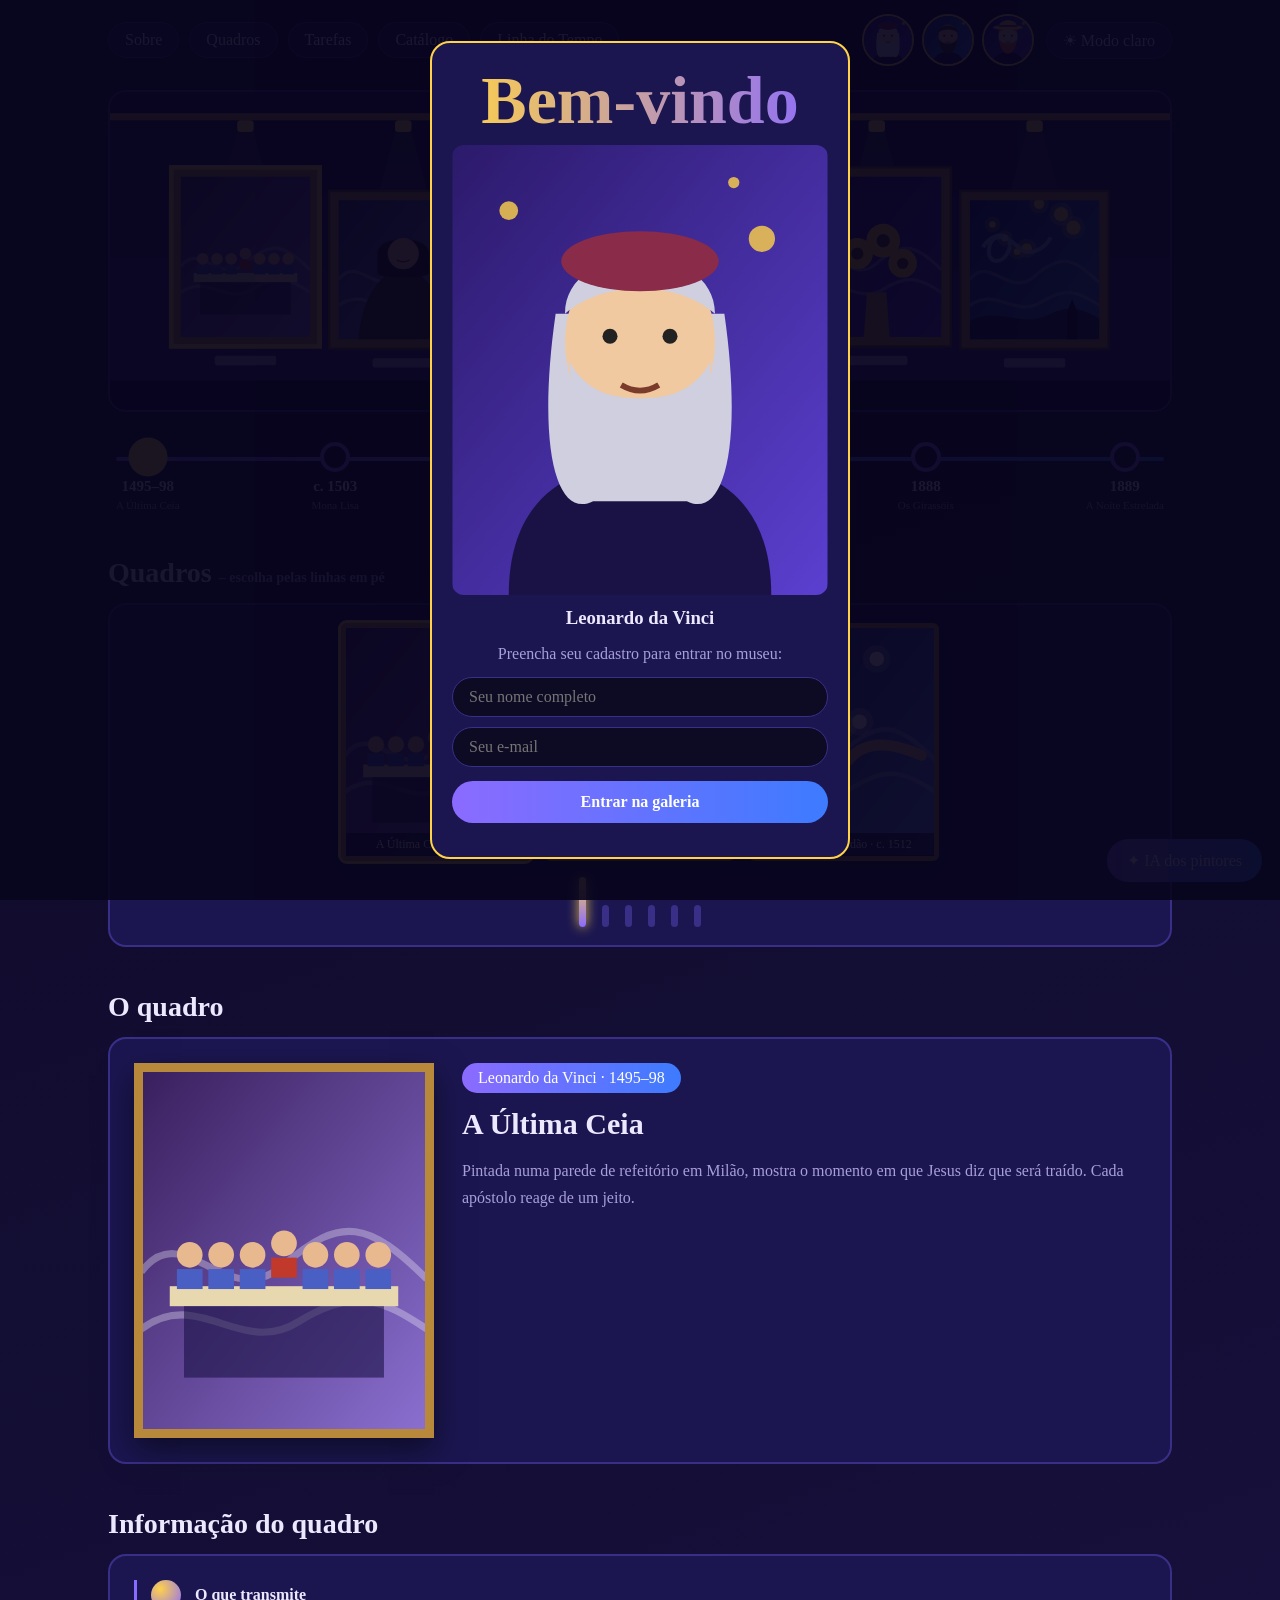
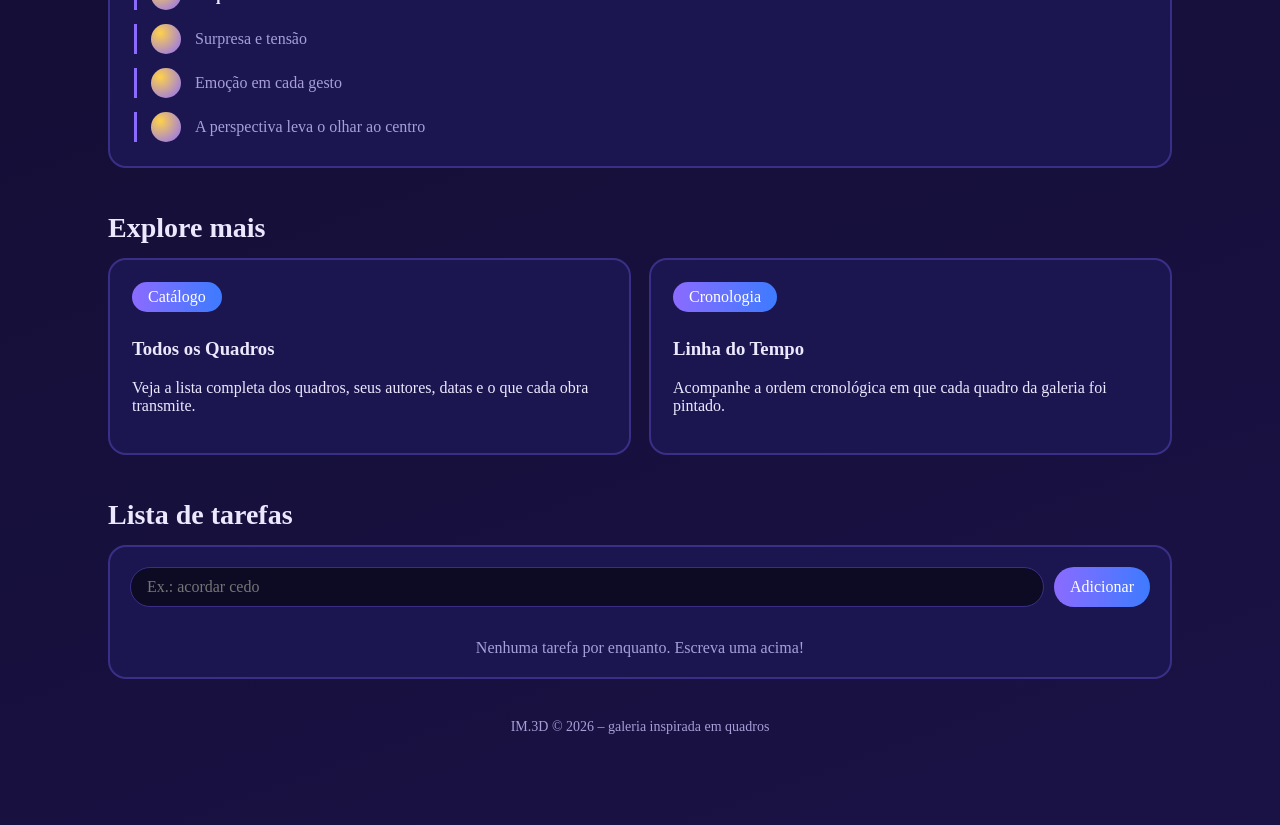
<file: index.html>
<!DOCTYPE html>
<html lang="pt-BR">
<head>
<meta charset="UTF-8">
<meta name="viewport" content="width=device-width, initial-scale=1, viewport-fit=cover">
<title>IM.3D – Galeria de Quadros</title>
<script>try{if(localStorage.getItem("im3d_tema")==="light")document.documentElement.dataset.theme="light"}catch(e){}</script>
<link rel="stylesheet" href="style.css?v=5">
</head>
<body>

<div id="banner">
  <div class="bbox">
    <h2 class="bv">Bem-vindo</h2>
    <div id="bslides"></div>
    <p style="color:var(--mut); margin-bottom: 14px;">Preencha seu cadastro para entrar no museu:</p>
    
    <form id="form-cadastro" style="display:flex; flex-direction:column; gap:10px; text-align:left; margin-bottom:14px;">
      <input id="cad-nome" type="text" required placeholder="Seu nome completo" style="font:inherit; color:var(--txt); background:var(--bg); border:1px solid var(--line); border-radius:999px; padding:10px 16px; outline:none;">
      <input id="cad-email" type="email" required placeholder="Seu e-mail" style="font:inherit; color:var(--txt); background:var(--bg); border:1px solid var(--line); border-radius:999px; padding:10px 16px; outline:none;">
      <p id="cad-erro" style="color:#f87171; font-size:13px; margin:0; display:none; text-align:center;">Por favor, preencha nome e e-mail.</p>
      <button type="submit" id="fechar" style="background:linear-gradient(90deg,var(--acc),var(--acc2)); color:#fff; border:0; padding:12px; font-weight:bold; margin-top:4px;">Entrar na galeria</button>
    </form>
  </div>
</div>

<div class="wrap">

  <header>
    <nav>
      <a href="#quadros">Sobre</a>
      <a href="#quadros">Quadros</a>
      <a href="#tarefas">Tarefas</a>
      <a href="quiz.html">Catálogo</a>
      <a href="atelie.html">Linha do Tempo</a>
    </nav>
    <div class="canto">
      <span id="visitante-info" style="font-size:14px; color:var(--gold); font-weight:bold;"></span>
      <div id="pintores"></div>
      <button id="tema">☀ Modo claro</button>
    </div>
  </header>

  <div class="expo" id="expo"></div>

  <div class="time">
    <div class="pts" id="pts"></div>
  </div>

  <h2 id="quadros">Quadros
    <small style="font-size:14px;color:var(--mut)">– escolha pelas linhas em pé</small>
  </h2>

  <div class="carousel">
    <div id="track"></div>
    <div class="bars" id="bars"></div>
  </div>

  <h2 id="oquadro">O quadro</h2>
  <div class="detail">
    <div class="big" id="big"></div>
    <div>
      <span class="artist" id="dArt"></span>
      <h3 id="dTit"></h3>
      <p id="dTxt"></p>
    </div>
  </div>

  <h2>Informação do quadro</h2>
  <div class="detail info" style="grid-template-columns:1fr">
    <ul id="dInfo"></ul>
  </div>

  <h2 id="explorar">Explore mais</h2>
  <div class="cartoes">
    <a class="cartao" href="quiz.html">
      <span class="artist">Catálogo</span>
      <h3>Todos os Quadros</h3>
      <p>Veja a lista completa dos quadros, seus autores, datas e o que cada obra transmite.</p>
    </a>
    <a class="cartao" href="atelie.html">
      <span class="artist">Cronologia</span>
      <h3>Linha do Tempo</h3>
      <p>Acompanhe a ordem cronológica em que cada quadro da galeria foi pintado.</p>
    </a>
  </div>

  <h2 id="tarefas">Lista de tarefas
    <small id="tContador" style="font-size:14px;color:var(--mut)"></small>
  </h2>
  <div class="todo">
    <div id="tForm">
      <input id="tInput" type="text" maxlength="80" placeholder="Ex.: acordar cedo" aria-label="Nova tarefa">
      <button id="tAdd" type="button">Adicionar</button>
    </div>
    <ul id="tLista"></ul>
    <p id="tVazio" class="vazio">Nenhuma tarefa por enquanto. Escreva uma acima!</p>
    <button id="tLimpar" type="button" class="limpar" hidden>Apagar concluídas</button>
  </div>

</div>

<footer>IM.3D © 2026 – galeria inspirada em quadros</footer>

<div id="ia">
  <div id="fala"></div>
  <button id="iaBtn">✦ IA dos pintores</button>
</div>

<script src="dados.js?v=5"></script>
<script src="script.js?v=5"></script>
</body>
</html>
</file>
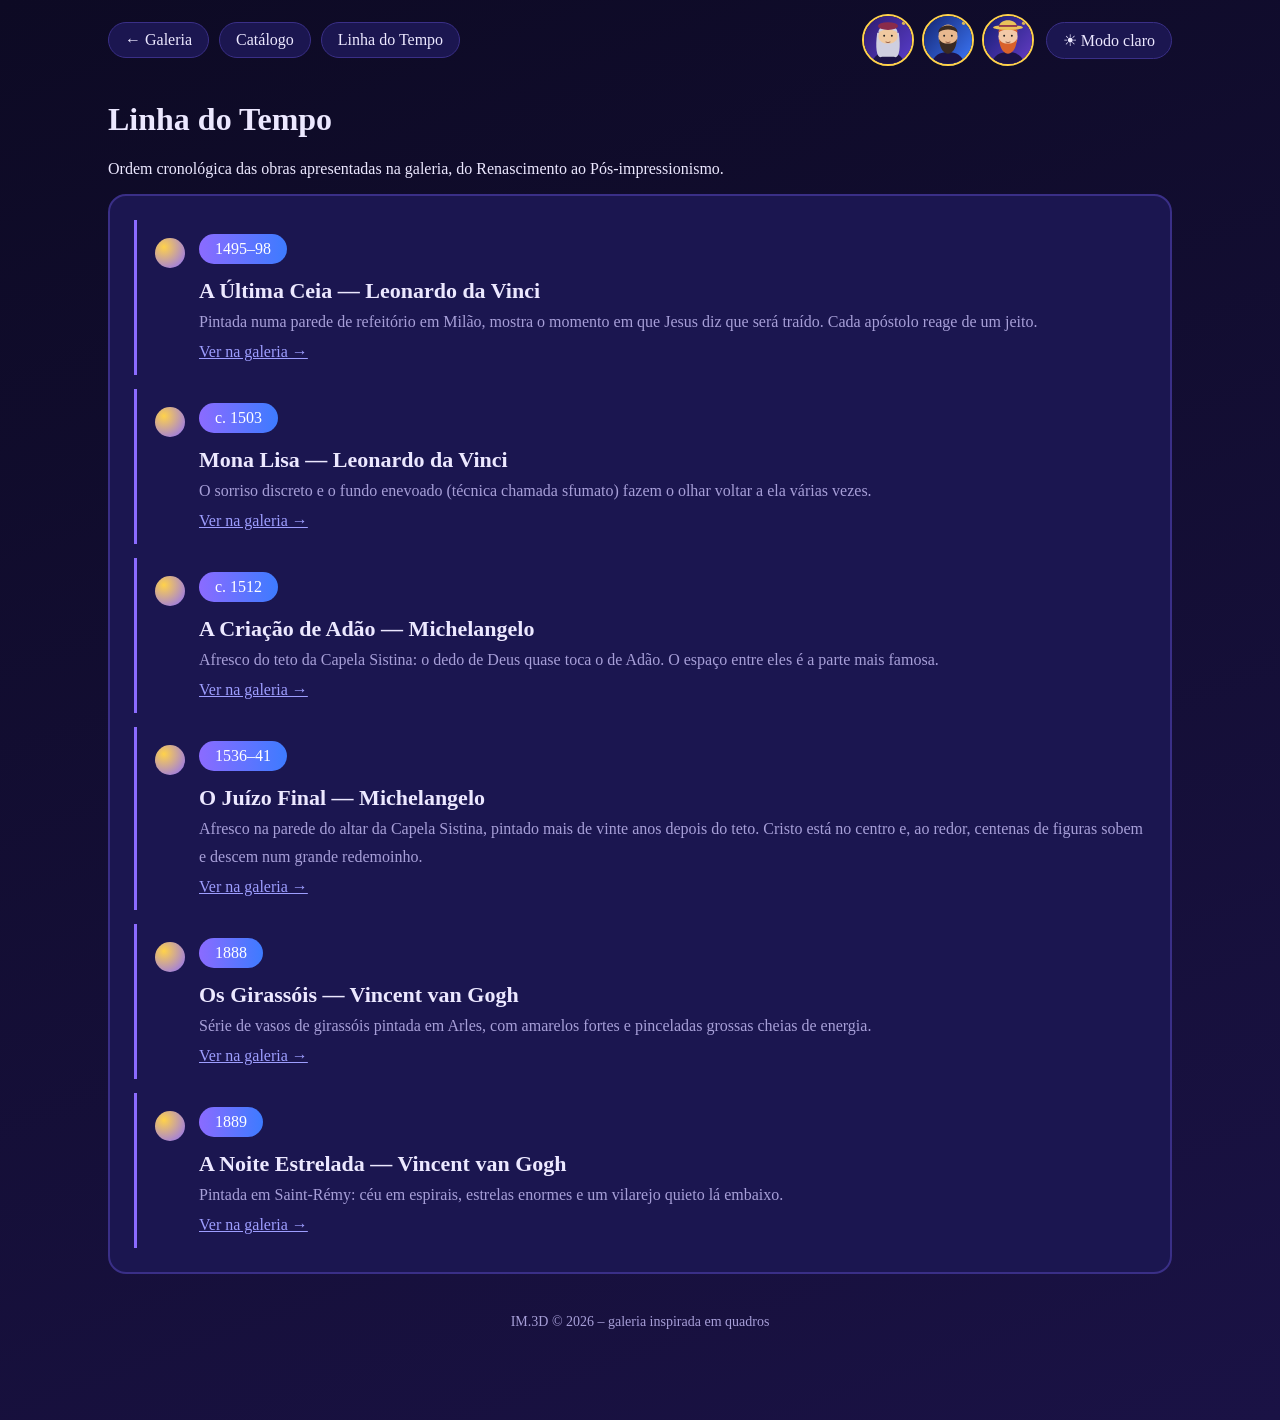
<file: atelie.html>
<!DOCTYPE html>
<html lang="pt-BR">
<head>
  <meta charset="UTF-8">
  <meta name="viewport" content="width=device-width, initial-scale=1, viewport-fit=cover">
  <title>Linha do Tempo – IM.3D</title>
  <script>try{if(localStorage.getItem("im3d_tema")==="light")document.documentElement.dataset.theme="light"}catch(e){}</script>
  <link rel="stylesheet" href="style.css?v=5">
</head>
<body>
  <div class="wrap">
    <header>
      <nav>
        <a href="index.html">← Galeria</a>
        <a href="quiz.html">Catálogo</a>
        <a href="atelie.html">Linha do Tempo</a>
      </nav>
      <div class="canto">
        <div id="pintores"></div>
        <button id="tema">☀ Modo claro</button>
      </div>
    </header>

    <h1 class="pagina-titulo">Linha do Tempo</h1>
    <p class="sub">Ordem cronológica das obras apresentadas na galeria, do Renascimento ao Pós-impressionismo.</p>

    <div class="detail info" style="grid-template-columns:1fr;">
      <ul id="timeline-lista"></ul>
    </div>
  </div>

  <footer>IM.3D © 2026 – galeria inspirada em quadros</footer>

  <script src="dados.js?v=5"></script>
  <script src="atelie.js?v=5"></script>
</body>
</html>
</file>
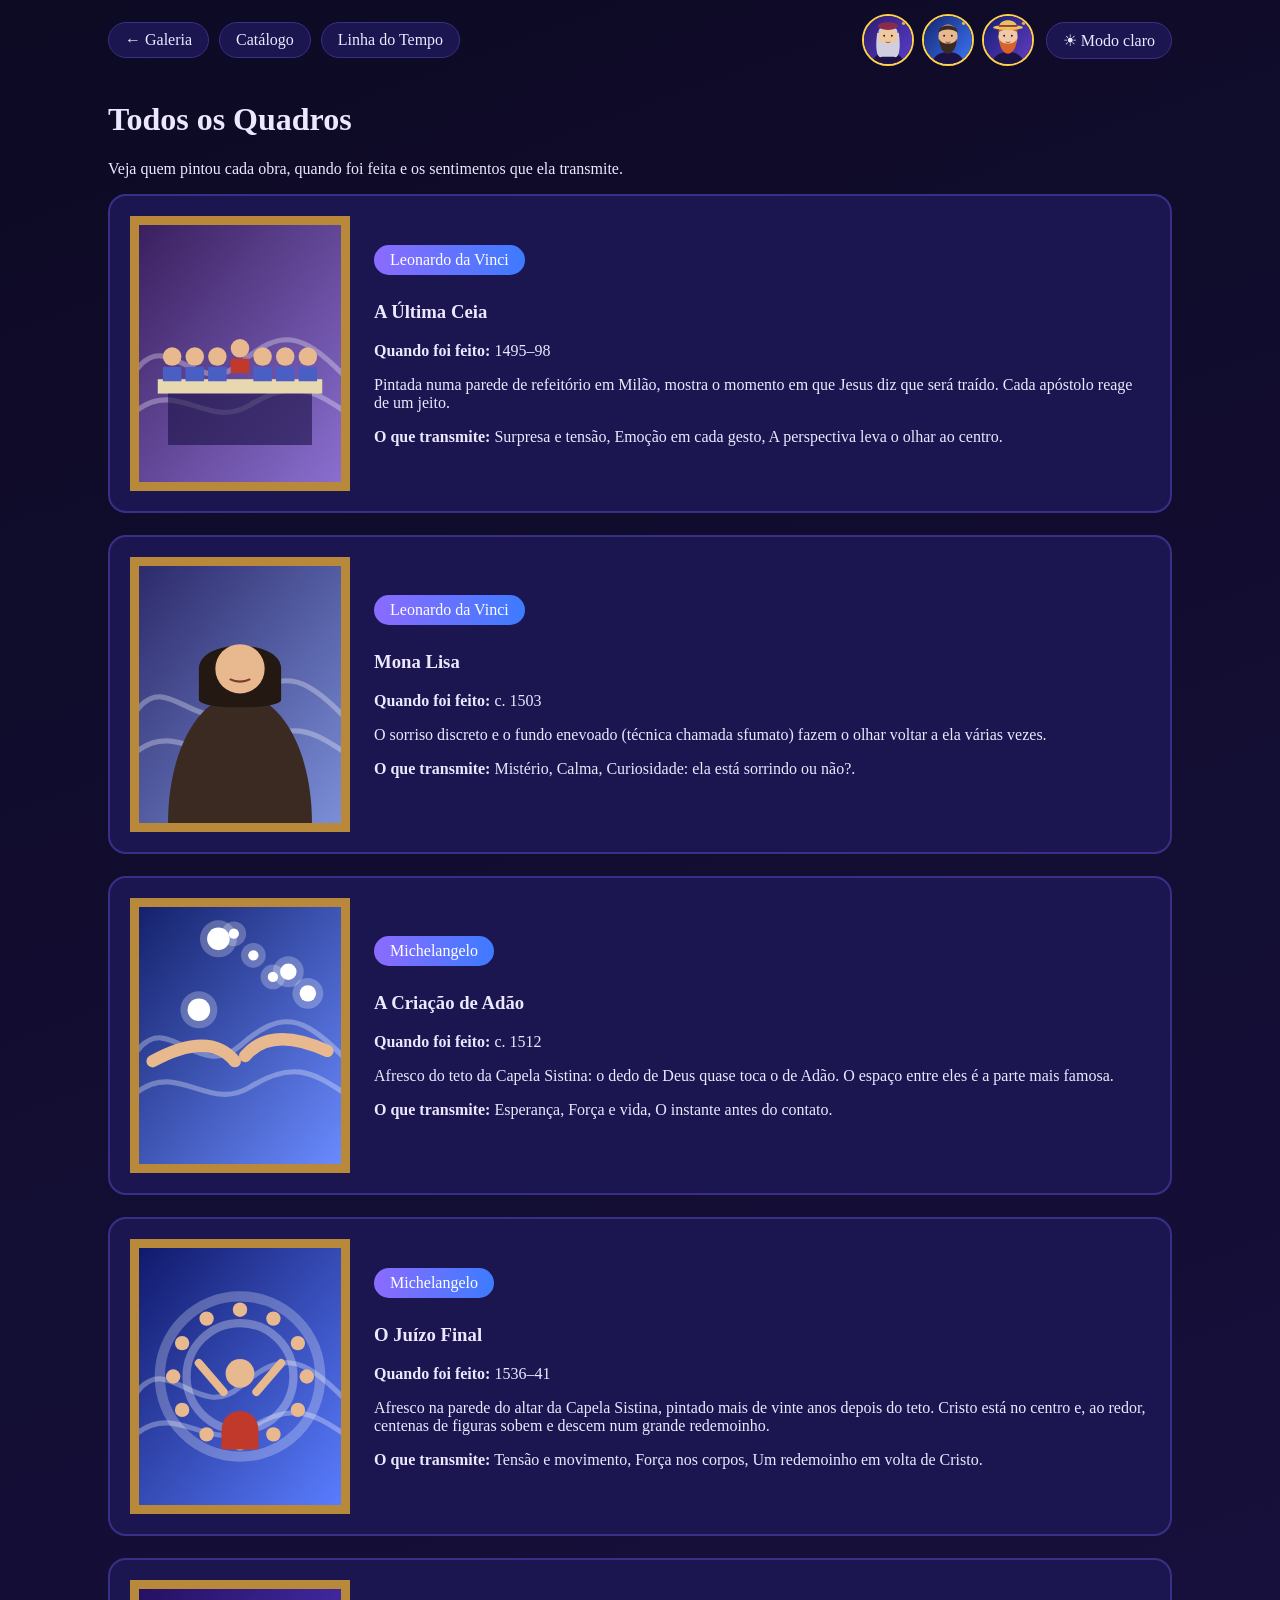
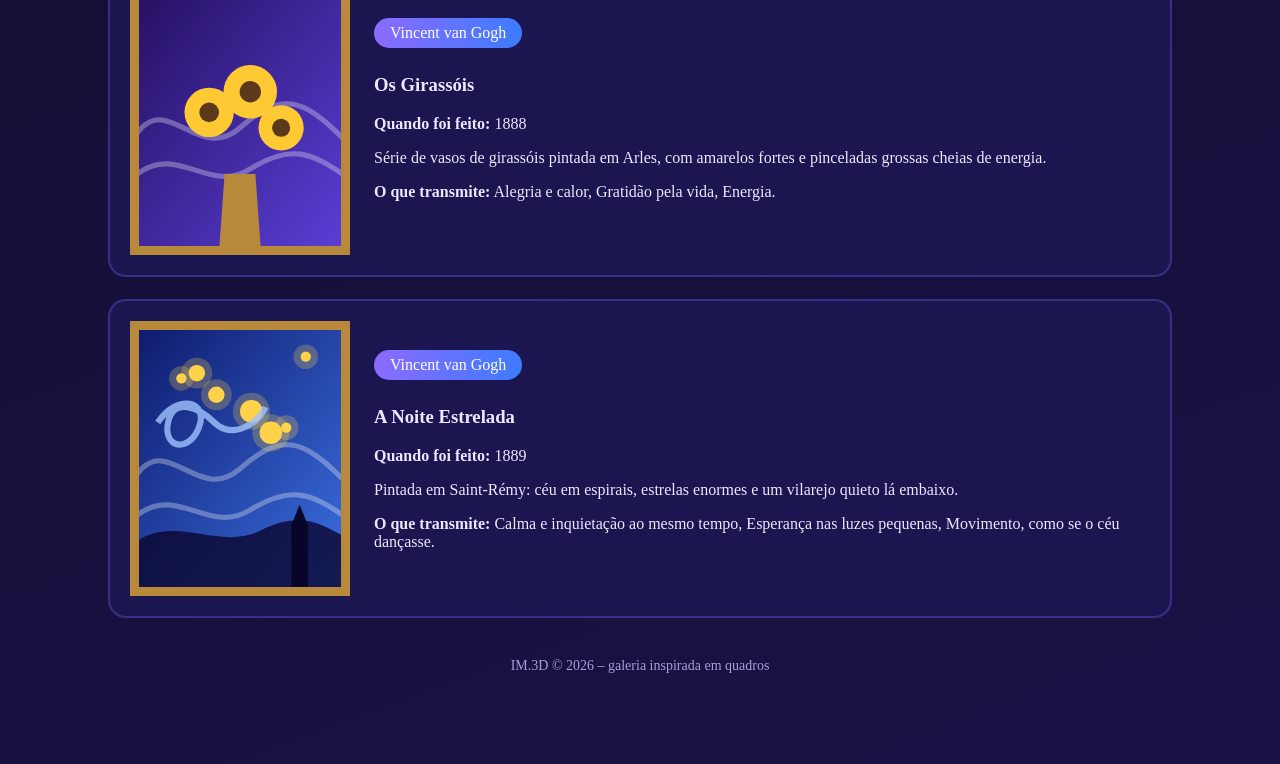
<file: quiz.html>
<!DOCTYPE html>
<html lang="pt-BR">
<head>
  <meta charset="UTF-8">
  <meta name="viewport" content="width=device-width, initial-scale=1, viewport-fit=cover">
  <title>Todos os Quadros – IM.3D</title>
  <script>try{if(localStorage.getItem("im3d_tema")==="light")document.documentElement.dataset.theme="light"}catch(e){}</script>
  <link rel="stylesheet" href="style.css?v=5">
</head>
<body>
  <div class="wrap">
    <header>
      <nav>
        <a href="index.html">← Galeria</a>
        <a href="quiz.html">Catálogo</a>
        <a href="atelie.html">Linha do Tempo</a>
      </nav>
      <div class="canto">
        <div id="pintores"></div>
        <button id="tema">☀ Modo claro</button>
      </div>
    </header>

    <h1 class="pagina-titulo">Todos os Quadros</h1>
    <p class="sub">Veja quem pintou cada obra, quando foi feita e os sentimentos que ela transmite.</p>

    <div class="obras-grid" id="lista-quadros"></div>
  </div>

  <footer>IM.3D © 2026 – galeria inspirada em quadros</footer>

  <script src="dados.js?v=5"></script>
  <script src="quiz.js?v=5"></script>
</body>
</html>
</file>
<file: style.css>
:root{
  --bg:#0d0a24; --bg2:#1a1245; --card:#1b1650; --txt:#ece8ff;
  --mut:#a79fd8; --acc:#8b6bff; --acc2:#3d7bff; --gold:#ffd24a; --line:#3a2f87;
  color-scheme:dark; box-sizing:border-box;
}
:root[data-theme="light"]{
  --bg:#efeaff; --bg2:#dcd4ff; --card:#ffffff; --txt:#1c1450;
  --mut:#5b52a0; --acc:#6a45e8; --acc2:#2f64e0; --gold:#c98a00; --line:#b8acf0;
  color-scheme:light;
}
*{box-sizing:border-box}
html{scroll-behavior:smooth}
body{margin:0;font-family:Georgia,"Times New Roman",serif;color:var(--txt);background:linear-gradient(160deg,var(--bg),var(--bg2));min-height:100vh;transition:.4s}
.wrap{max-width:1100px;margin:auto;padding:0 18px}
header{display:flex;align-items:center;justify-content:space-between;padding:14px 0;flex-wrap:wrap;gap:10px}
nav{display:flex;gap:10px;flex-wrap:wrap}
nav a,button{font:inherit;color:var(--txt);background:var(--card);border:1px solid var(--line);padding:8px 16px;border-radius:999px;cursor:pointer;text-decoration:none;transition:.25s}
nav a:hover,button:hover{background:var(--acc);color:#fff;transform:translateY(-2px)}
.canto{display:flex;align-items:center;gap:12px}
#pintores{display:flex;gap:8px}
.av{display:block;width:52px;height:52px;border-radius:50%;padding:0;overflow:hidden;border:2px solid var(--gold);transition:.25s}
.av svg,.pf svg{width:100%;height:100%;display:block}
.av:hover{transform:translateY(-3px) scale(1.08)}
.av.on{box-shadow:0 0 0 3px var(--gold),0 0 14px var(--gold)}
.expo{margin:10px 0 0;border:2px solid var(--line);border-radius:18px;overflow:hidden}
.expo svg{display:block;width:100%;height:auto}
.time{position:relative;margin:30px 8px 0}
.time:before{content:"";position:absolute;left:0;right:0;top:15px;height:4px;border-radius:4px;background:linear-gradient(90deg,var(--acc),var(--acc2))}
.pts{display:flex;justify-content:space-between;position:relative}
.pt{background:none;border:0;padding:0;text-align:center;max-width:16%}
.pt:hover{background:none;transform:none;color:inherit}
.pt i{display:block;width:30px;height:30px;margin:0 auto 6px;border-radius:50%;background:var(--bg);border:4px solid var(--acc);transition:.3s}
.pt.on i{background:var(--gold);border-color:var(--gold);transform:scale(1.3)}
.pt b{display:block;font-size:15px}
.pt small{color:var(--mut);font-size:11px}
.bars{display:flex;justify-content:center;align-items:flex-end;gap:16px;height:50px}
.bar{width:7px;height:22px;border-radius:4px;background:var(--line);padding:0;border:0;transition:.4s}
.bar:hover{background:var(--acc);transform:none}
.bar.pass{height:34px;background:var(--acc)}
.bar.on{height:50px;background:linear-gradient(var(--gold),var(--acc));box-shadow:0 0 12px var(--gold)}
h2{font-size:28px;margin:44px 0 14px}
.carousel{display:flex;flex-direction:column;align-items:stretch;gap:16px;border:2px solid var(--line);border-radius:18px;padding:18px;background:var(--card)}
#track{display:flex;gap:14px;justify-content:center}
.frame{flex:1;max-width:190px;aspect-ratio:4/5;border:5px solid #b8893a;border-radius:6px;overflow:hidden;cursor:pointer;box-shadow:0 8px 20px rgba(0,0,0,.45);transition:.3s;background:#000;position:relative}
.frame:hover{transform:translateY(-6px) scale(1.04)}
.frame.on{outline:3px solid var(--gold)}
.frame svg,.big svg{width:100%;height:100%;display:block}
.frame span{position:absolute;bottom:0;left:0;right:0;background:rgba(10,6,40,.75);color:#fff;font-size:12px;text-align:center;padding:4px}
.detail{display:grid;grid-template-columns:minmax(220px,300px) 1fr;gap:28px;border:2px solid var(--line);border-radius:18px;padding:24px;background:var(--card)}
.big{aspect-ratio:4/5;border:9px solid #b8893a;box-shadow:0 12px 30px rgba(0,0,0,.5)}
.artist{display:inline-block;background:linear-gradient(90deg,var(--acc),var(--acc2));color:#fff;padding:6px 16px;border-radius:999px;margin-bottom:8px}
.detail h3{margin:6px 0;font-size:30px}
.detail p,.info p{color:var(--mut);line-height:1.7}
.info ul{list-style:none;padding:0;margin:0;display:grid;gap:14px}
.info li{display:flex;gap:14px;align-items:center;border-left:3px solid var(--acc);padding-left:14px}
.dot{width:30px;height:30px;border-radius:50%;flex:none;background:radial-gradient(circle at 30% 30%,var(--gold),var(--acc))}
#ia{position:fixed;right:18px;bottom:18px;max-width:320px;z-index:5;text-align:right}
#fala{display:none;background:var(--card);border:1px solid var(--acc);padding:14px;border-radius:16px;margin-bottom:10px;text-align:left;box-shadow:0 8px 24px rgba(0,0,0,.4);line-height:1.5}
#fala b{display:block;color:var(--gold);margin-top:6px}
#iaBtn{background:linear-gradient(90deg,var(--acc),var(--acc2));color:#fff;border:0;padding:12px 20px}
#banner{position:fixed;inset:0;z-index:20;display:flex;align-items:center;justify-content:center;background:rgba(8,5,30,.92);padding:18px}
.bbox{background:var(--card);border:2px solid var(--gold);border-radius:20px;padding:20px;max-width:420px;width:100%;text-align:center}
.bv{font-size:clamp(44px,11vw,68px);margin:0 0 8px;line-height:1.1;background:linear-gradient(90deg,var(--gold),var(--acc));-webkit-background-clip:text;background-clip:text;-webkit-text-fill-color:transparent}
.bslide{display:none}
.bslide.on{display:block}
.bslide svg{width:100%;max-height:50vh;border-radius:12px}
.pf{width:150px;height:150px;border-radius:50%;overflow:hidden;margin:0 auto 8px;border:3px solid var(--gold)}
.todo{border:2px solid var(--line);border-radius:18px;padding:20px;background:var(--card)}
#tForm{display:flex;gap:10px}
#tInput{flex:1;min-width:0;font:inherit;color:var(--txt);background:var(--bg);border:1px solid var(--line);border-radius:999px;padding:10px 16px;outline:none}
#tForm button{background:linear-gradient(90deg,var(--acc),var(--acc2));color:#fff;border:0}
#tLista{list-style:none;padding:0;margin:16px 0 0;display:grid;gap:10px}
#tLista li{display:flex;align-items:center;gap:12px;border-left:3px solid var(--acc);background:var(--bg);border-radius:10px;padding:10px 12px}
#tLista input[type=checkbox]{width:22px;height:22px;accent-color:var(--gold);cursor:pointer}
#tLista .tx{flex:1}
#tLista li.feita .tx{text-decoration:line-through;color:var(--mut)}
.vazio{color:var(--mut);text-align:center;margin:16px 0 0}
.limpar{margin-top:14px}
.pf.grande{width:220px;height:220px;margin:0}
.perfil{display:grid;grid-template-columns:220px 1fr;gap:28px;align-items:center;border:2px solid var(--line);border-radius:18px;padding:24px;background:var(--card);margin-top:10px}
.dados{list-style:none;padding:0;margin:14px 0 0;display:flex;flex-wrap:wrap;gap:10px}
.dados li{background:var(--bg);border:1px solid var(--line);border-radius:12px;padding:8px 14px;display:flex;flex-direction:column}
.dados b{font-size:12px;color:var(--gold);text-transform:uppercase}
.obras-grid{display:grid;gap:22px}
.obra{display:grid;grid-template-columns:minmax(160px,220px) 1fr;gap:24px;align-items:center;border:2px solid var(--line);border-radius:18px;padding:20px;background:var(--card)}
.moldura{display:block;aspect-ratio:4/5;border:9px solid #b8893a}
.moldura svg{width:100%;height:100%;display:block}
.citacao{border:2px solid var(--line);border-radius:18px;padding:22px;background:var(--card);text-align:center}
.cartoes{display:grid;grid-template-columns:1fr 1fr;gap:18px}
.cartao{display:block;border:2px solid var(--line);border-radius:18px;padding:22px;background:var(--card);color:var(--txt);text-decoration:none}
footer{text-align:center;color:var(--mut);padding:40px 0 90px;font-size:14px}
</file>
